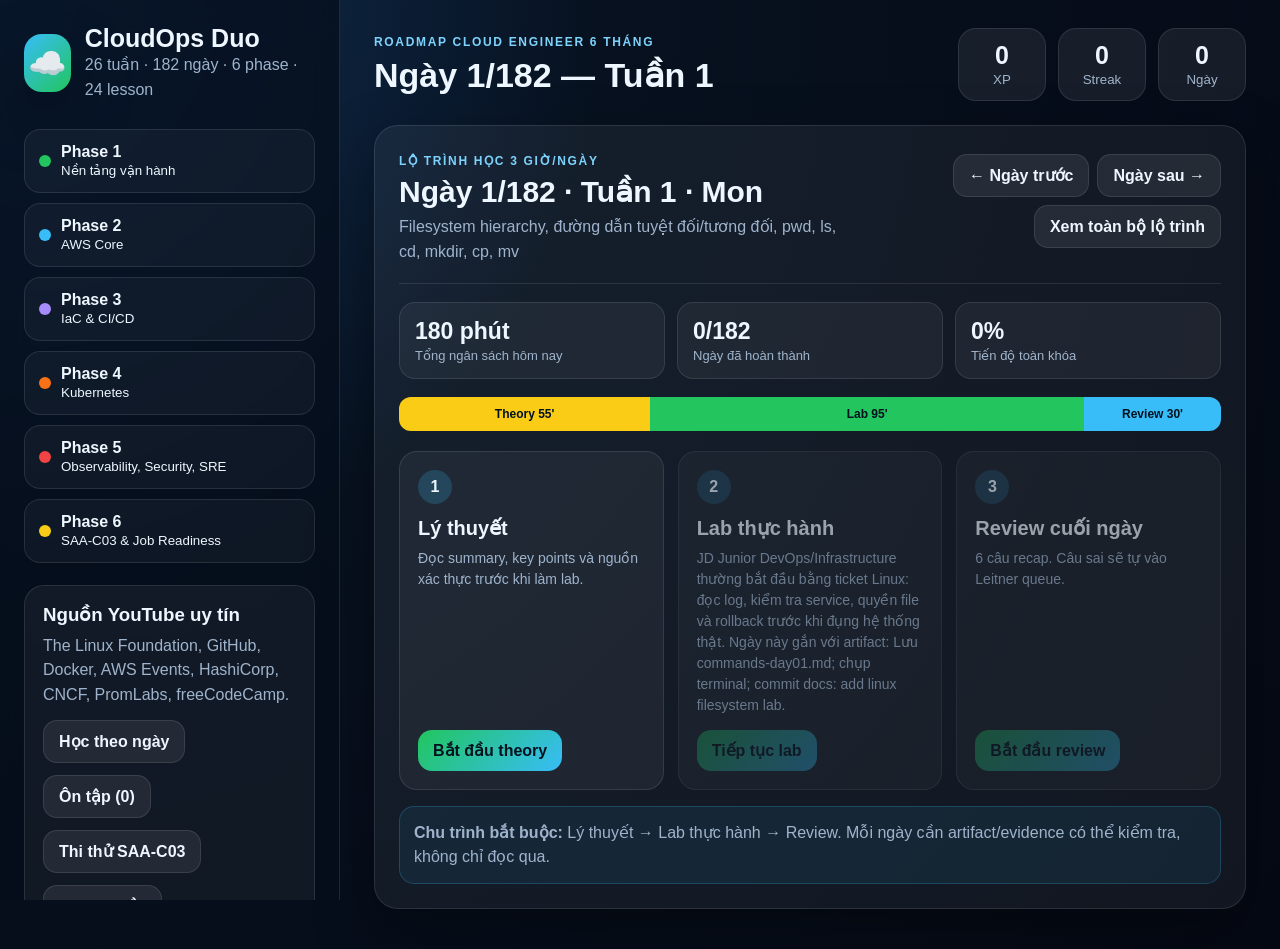
<file: cloud-duolingo-app/index.html>
<!doctype html>
<html lang="vi">
<head>
  <meta charset="utf-8" />
  <meta name="viewport" content="width=device-width, initial-scale=1" />
  <title>CloudOps Duo — Học Cloud Engineer kiểu Duolingo</title>
  <link rel="stylesheet" href="styles.css" />
</head>
<body>
  <div id="app" class="app-shell">
    <aside class="sidebar">
      <div class="brand">
        <div class="mascot">☁️</div>
        <div>
          <h1>CloudOps Duo</h1>
          <p>26 tuần · 182 ngày · 6 phase · 24 lesson</p>
        </div>
      </div>
      <nav id="phaseNav" class="phase-nav"></nav>
      <div class="source-card">
        <h3>Nguồn YouTube uy tín</h3>
        <p>The Linux Foundation, GitHub, Docker, AWS Events, HashiCorp, CNCF, PromLabs, freeCodeCamp.</p>
        <button id="openDailyBtn" class="ghost-btn">Học theo ngày</button>
        <button id="openReviewBtn" class="ghost-btn">Ôn tập (<span id="reviewDueCount">0</span>)</button>
        <button id="openExamBtn" class="ghost-btn">Thi thử SAA-C03</button>
        <button id="openSourcesBtn" class="ghost-btn">Xem nguồn</button>
      </div>
    </aside>

    <main class="main">
      <header class="topbar">
        <div>
          <p class="eyebrow">Roadmap Cloud Engineer 6 tháng</p>
          <h2 id="screenTitle">Lộ trình học tương tác</h2>
        </div>
        <div class="stats">
          <div><span id="totalXp">0</span><small>XP</small></div>
          <div><span id="streak">0</span><small>Streak</small></div>
          <div><span id="completedLessons">0</span><small>Ngày</small></div>
        </div>
      </header>

      <section id="dayScreen" class="day-screen"></section>
      <section id="dashboard" class="dashboard hidden"></section>
      <section id="lessonScreen" class="lesson-screen hidden"></section>
      <section id="labScreen" class="lesson-screen hidden"></section>
      <section id="reviewScreen" class="lesson-screen hidden"></section>
      <section id="examScreen" class="lesson-screen hidden"></section>
      <section id="sourcesScreen" class="sources-screen hidden"></section>
    </main>
  </div>

  <template id="phaseCardTemplate">
    <article class="phase-card">
      <div class="phase-card-head">
        <span class="phase-badge"></span>
        <span class="progress-pill"></span>
      </div>
      <h3></h3>
      <p></p>
      <div class="lesson-list"></div>
    </article>
  </template>

  <script src="data.js"></script>
  <script src="data-v2.js"></script>
  <script src="data-v3.js"></script>
  <script src="app.js"></script>
</body>
</html>
</file>
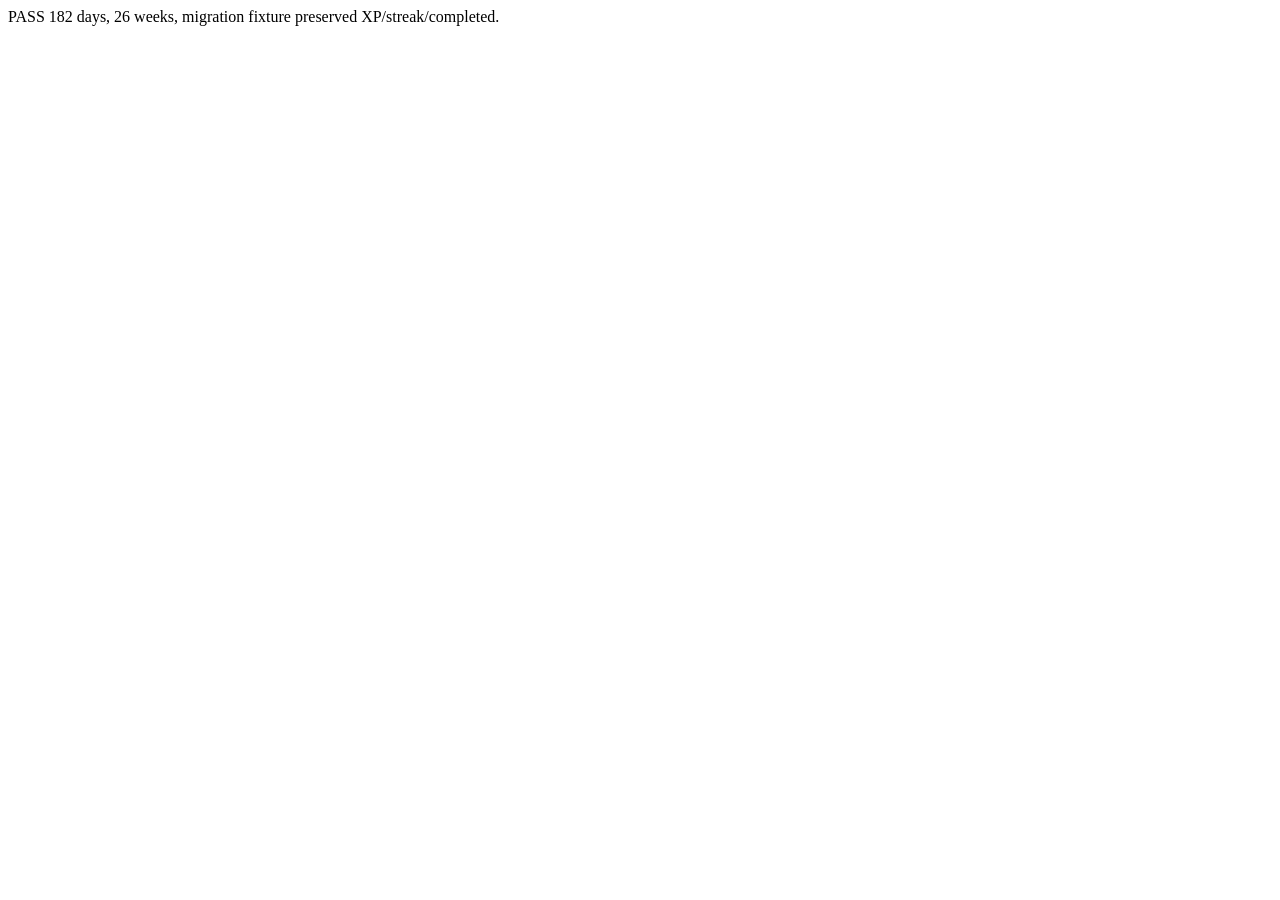
<file: cloud-duolingo-app/day-test.html>
<!doctype html>
<html lang="vi">
<head>
<meta charset="utf-8">
<title>CloudOps Duo — Daily flow test</title>
<script>
window.CLOUD_APP_DATA = {};
</script>
</head>
<body>
<script src="data.js"></script>
<script src="data-v2.js"></script>
<script src="data-v3.js"></script>
<script>
(() => {
  const d = window.CLOUD_APP_DATA;
  const errors = [];
  const lessons = d.phases.flatMap(p => p.lessons.map(l => ({phase:p, lesson:l})));
  const lessonMap = new Map(lessons.map(x => [x.lesson.id, x]));
  const questionMap = new Map(lessons.flatMap(x => x.lesson.questions.map(q => [q.id, q])));
  const days = d.dailyPlan || [];
  const assert = (ok, msg) => { if (!ok) errors.push(msg); };
  assert(days.length === 182, `expected 182 days, got ${days.length}`);
  assert(new Set(days.map(x => x.week)).size === 26, 'expected all 26 weeks');
  days.forEach(day => {
    const total = Object.values(day.budgetMinutes || {}).reduce((a,b) => a + Number(b || 0), 0);
    assert(total >= 165 && total <= 195, `${day.id}: budget ${total}`);
    assert((day.theory?.sources || []).length >= 2, `${day.id}: fewer than 2 sources`);
    assert((day.theory?.sources || []).some(s => s.verified === true), `${day.id}: no verified source`);
    assert(Boolean(day.lab?.realWorldContext), `${day.id}: missing realWorldContext`);
    const lesson = lessonMap.get(day.lab?.lessonRef);
    assert(Boolean(lesson), `${day.id}: unknown lessonRef`);
    (day.reviewQuestionIds || []).forEach(id => {
      assert(Boolean(questionMap.get(id)), `${day.id}: unknown question ${id}`);
      assert(Boolean(lesson?.lesson.questions.some(q => q.id === id)), `${day.id}: question ${id} not from lessonRef`);
    });
  });
  const legacy = { xp:123, streak:4, completed:{'p1:p1l1':true}, reviewQueue:{p1l1q1:{box:1,dueAfterOpens:2}}, examHistory:[{score:50}], currentDay:99 };
  localStorage.setItem('cloudops-duo-progress-v2', JSON.stringify(legacy));
  const state = JSON.parse(localStorage.getItem('cloudops-duo-progress-v2'));
  assert(state.xp === 123 && state.streak === 4 && state.completed['p1:p1l1'] === true, 'legacy state fixture failed');
  document.body.textContent = errors.length ? `FAIL\n${errors.join('\n')}` : `PASS\n${days.length} days, 26 weeks, migration fixture preserved XP/streak/completed.`;
  document.body.dataset.status = errors.length ? 'fail' : 'pass';
})();
</script>
</body>
</html>
</file>
<file: cloud-duolingo-app/styles.css>
:root{
  --bg:#07111f; --panel:#0d1b2f; --panel2:#10243d; --text:#eef7ff; --muted:#9fb4cc;
  --line:rgba(255,255,255,.10); --good:#22c55e; --bad:#ef4444; --warn:#facc15; --blue:#38bdf8;
  --shadow:0 24px 60px rgba(0,0,0,.35); --radius:24px;
}
*{box-sizing:border-box} body{margin:0;background:radial-gradient(circle at top left,#12345b 0,#07111f 38%,#050914 100%);color:var(--text);font-family:Inter,Segoe UI,Arial,sans-serif;min-height:100vh} button,input,textarea{font:inherit;color:inherit}.hidden{display:none!important}
.app-shell{display:grid;grid-template-columns:340px 1fr;min-height:100vh}.sidebar{padding:24px;border-right:1px solid var(--line);background:rgba(6,14,27,.75);backdrop-filter:blur(16px);position:sticky;top:0;height:100vh;overflow:auto}.brand{display:flex;gap:14px;align-items:center;margin-bottom:26px}.mascot{width:58px;height:58px;border-radius:18px;background:linear-gradient(135deg,#38bdf8,#22c55e);display:grid;place-items:center;font-size:31px;box-shadow:var(--shadow)}h1,h2,h3,h4,p{margin:0}.brand h1{font-size:25px}.brand p,.source-card p,.phase-card p,.lesson-meta,.question-explain{color:var(--muted);line-height:1.55}.phase-nav{display:grid;gap:10px}.nav-item{border:1px solid var(--line);background:rgba(255,255,255,.04);padding:13px 14px;border-radius:16px;cursor:pointer;text-align:left;display:flex;gap:10px;align-items:center}.nav-item.active,.nav-item:hover{background:rgba(56,189,248,.15);border-color:rgba(56,189,248,.45)}.nav-dot{width:12px;height:12px;border-radius:999px}.source-card{margin-top:22px;padding:18px;border:1px solid var(--line);border-radius:20px;background:rgba(255,255,255,.05)}.source-card h3{margin-bottom:8px}.ghost-btn,.primary-btn,.danger-btn{border:0;border-radius:14px;padding:11px 15px;cursor:pointer;font-weight:800}.ghost-btn{background:rgba(255,255,255,.08);border:1px solid var(--line);margin-top:12px}.ghost-btn:hover{background:rgba(255,255,255,.14)}.primary-btn{background:linear-gradient(135deg,#22c55e,#38bdf8);color:#03111f}.danger-btn{background:rgba(239,68,68,.15);border:1px solid rgba(239,68,68,.4)}
.main{padding:28px 34px 40px}.topbar{display:flex;justify-content:space-between;align-items:center;margin-bottom:24px;gap:20px}.eyebrow{text-transform:uppercase;color:#7dd3fc;letter-spacing:.14em;font-size:12px;font-weight:900;margin-bottom:6px}.topbar h2{font-size:34px}.stats{display:flex;gap:12px}.stats div{min-width:88px;text-align:center;background:rgba(255,255,255,.07);border:1px solid var(--line);border-radius:18px;padding:12px}.stats span{display:block;font-size:25px;font-weight:900}.stats small{color:var(--muted)}
.dashboard{display:grid;grid-template-columns:repeat(2,minmax(300px,1fr));gap:18px}.phase-card{padding:22px;border:1px solid var(--line);border-radius:var(--radius);background:linear-gradient(180deg,rgba(255,255,255,.075),rgba(255,255,255,.035));box-shadow:var(--shadow)}.phase-card-head{display:flex;justify-content:space-between;align-items:center;margin-bottom:14px}.phase-badge{padding:7px 10px;border-radius:999px;color:#07111f;font-weight:900}.progress-pill{color:var(--muted);font-size:13px}.phase-card h3{font-size:23px;margin-bottom:8px}.lesson-list{display:grid;gap:10px;margin-top:18px}.lesson-btn{width:100%;text-align:left;border:1px solid var(--line);border-radius:16px;padding:14px;background:rgba(255,255,255,.06);cursor:pointer;display:grid;grid-template-columns:auto 1fr auto;gap:12px;align-items:center}.lesson-btn:hover{background:rgba(255,255,255,.11)}.lesson-num{width:34px;height:34px;border-radius:50%;display:grid;place-items:center;background:rgba(255,255,255,.10);font-weight:900}.check{color:var(--good);font-weight:900}.lesson-title{font-weight:850}.lesson-sub{font-size:13px;color:var(--muted);margin-top:3px}
.day-screen,.lesson-screen,.sources-screen{background:rgba(255,255,255,.055);border:1px solid var(--line);border-radius:var(--radius);padding:24px;box-shadow:var(--shadow)}
.day-hero{display:flex;justify-content:space-between;gap:20px;align-items:flex-start;padding:4px 0 18px;border-bottom:1px solid var(--line)}.day-hero h3{font-size:30px;margin:6px 0}.day-nav{display:flex;gap:8px;flex-wrap:wrap;justify-content:flex-end}.day-nav .ghost-btn{margin-top:0}.day-total{display:grid;grid-template-columns:repeat(3,1fr);gap:12px;margin:18px 0}.day-total>div{padding:15px;border:1px solid var(--line);border-radius:16px;background:rgba(255,255,255,.05)}.day-total b,.day-total span{display:block}.day-total b{font-size:23px}.day-total span{color:var(--muted);font-size:13px;margin-top:3px}.timebar{display:flex;min-height:34px;overflow:hidden;border-radius:12px;background:rgba(255,255,255,.08);margin:16px 0 20px}.timebar span{display:grid;place-items:center;font-size:12px;font-weight:900;color:#03111f;min-width:0}.timebar span:nth-child(1){background:#facc15}.timebar span:nth-child(2){background:#22c55e}.timebar span:nth-child(3){background:#38bdf8}.day-steps{display:grid;grid-template-columns:repeat(3,1fr);gap:14px}.day-step{padding:18px;border:1px solid var(--line);border-radius:18px;background:rgba(255,255,255,.05);min-height:220px;display:flex;flex-direction:column;align-items:flex-start}.day-step>span{width:34px;height:34px;border-radius:50%;display:grid;place-items:center;background:rgba(56,189,248,.2);font-weight:900}.day-step h4{font-size:20px;margin:12px 0 8px}.day-step p{color:var(--muted);line-height:1.5;font-size:14px;flex:1}.day-step .primary-btn{margin-top:14px}.day-step.done{border-color:rgba(34,197,94,.5);background:rgba(34,197,94,.08)}.day-step.locked{opacity:.62}.day-step button:disabled{cursor:not-allowed;opacity:.5}.day-footer-note{margin-top:16px;padding:14px;border-radius:15px;background:rgba(56,189,248,.08);border:1px solid rgba(56,189,248,.22);color:var(--muted);line-height:1.5}.theory-panel{padding:20px;border:1px solid var(--line);border-radius:18px;background:rgba(3,11,23,.4);line-height:1.65}.theory-panel h4{margin:18px 0 7px;color:#7dd3fc}.theory-panel h4:first-child{margin-top:0}.theory-panel p,.theory-panel li{color:var(--text)}.daily-sources{margin-top:10px}.source-chip{display:flex;flex-direction:column;gap:4px;padding:14px;border:1px solid var(--line);border-radius:15px;background:rgba(255,255,255,.05);text-decoration:none;color:var(--text)}.source-chip:hover{background:rgba(255,255,255,.1)}.source-chip b{color:#7dd3fc}.source-chip small{color:var(--muted)}.source-chip.verified{border-color:rgba(34,197,94,.32)}.question-actions{display:flex;gap:10px;flex-wrap:wrap;margin-top:18px}.question-actions .ghost-btn{margin-top:0}.lesson-header{display:flex;justify-content:space-between;gap:16px;align-items:flex-start;border-bottom:1px solid var(--line);padding-bottom:18px;margin-bottom:20px}.lesson-header h3{font-size:30px;margin:6px 0}.lab-box,.why-box{margin:14px 0 20px;padding:16px;border-radius:18px;background:rgba(250,204,21,.10);border:1px solid rgba(250,204,21,.30);line-height:1.55}.why-box{background:rgba(56,189,248,.10);border-color:rgba(56,189,248,.30)}.progressbar{height:12px;background:rgba(255,255,255,.08);border-radius:999px;overflow:hidden;margin:18px 0}.progressbar>div{height:100%;width:0;background:linear-gradient(90deg,#22c55e,#38bdf8);transition:.25s}.question-card{padding:20px;border:1px solid var(--line);border-radius:20px;background:rgba(3,11,23,.5)}.question-type{color:#7dd3fc;text-transform:uppercase;font-size:12px;font-weight:900;letter-spacing:.12em}.prompt{font-size:24px;line-height:1.35;margin:12px 0 18px}.options{display:grid;gap:10px}.option{border:1px solid var(--line);border-radius:15px;background:rgba(255,255,255,.07);padding:14px;cursor:pointer;text-align:left}.option:hover,.option.selected,.match-item.selected,.drag-node.selected,.code-line.selected{border-color:#38bdf8;background:rgba(56,189,248,.16)}.fill-input,.code-editor{width:100%;border:1px solid var(--line);border-radius:16px;background:rgba(255,255,255,.08);color:var(--text);padding:15px;font-size:18px;outline:none}.word-bank,.answer-bank{display:flex;flex-wrap:wrap;gap:10px;margin:12px 0}.word-chip{border:1px solid var(--line);border-radius:999px;background:rgba(255,255,255,.08);padding:10px 14px;cursor:pointer}.word-chip.used{opacity:.35}.answer-bank{min-height:54px;padding:10px;border:1px dashed rgba(255,255,255,.25);border-radius:16px}.feedback{margin-top:16px;padding:14px;border-radius:16px;font-weight:800;line-height:1.55}.feedback.good{background:rgba(34,197,94,.15);border:1px solid rgba(34,197,94,.4)}.feedback.bad{background:rgba(239,68,68,.15);border:1px solid rgba(239,68,68,.4)}.question-actions{display:flex;gap:10px;justify-content:flex-end;flex-wrap:wrap;margin-top:20px}.question-actions .ghost-btn{margin-top:0}.kbd{font-family:Consolas,monospace;background:rgba(255,255,255,.1);border-radius:7px;padding:2px 6px}.complete-panel{text-align:center;padding:50px 20px}.big{font-size:56px;margin-bottom:12px}
.terminal-ui{background:#02070e;border:1px solid #214466;border-radius:16px;padding:14px;margin:12px 0}.terminal-ui pre,.terminal-output{margin:0;white-space:pre-wrap;font-family:Consolas,monospace;color:#a7f3d0;line-height:1.55}.terminal-input{background:transparent;border:0;border-top:1px solid #214466;border-radius:0;margin-top:10px;padding:10px 0;font-family:Consolas,monospace}.task-list{background:rgba(34,197,94,.08);border:1px solid rgba(34,197,94,.25);border-radius:15px;padding:12px;display:grid;gap:8px}.terminal-output{margin-top:14px;padding:14px;border-radius:14px;background:#02070e}.match-grid{display:grid;grid-template-columns:1fr 1fr;gap:16px}.match-grid>div{display:grid;gap:10px}.match-item{border:1px solid var(--line);border-radius:14px;background:rgba(255,255,255,.06);padding:13px;text-align:left;cursor:pointer}.match-item.paired{border-color:var(--good);background:rgba(34,197,94,.15);opacity:.72}.scenario-score{color:var(--warn);font-weight:900;margin-bottom:12px}.code-block{padding:0;overflow:auto;border:1px solid var(--line);border-radius:16px;background:#02070e}.code-line{display:block;width:100%;background:transparent;border:0;border-bottom:1px solid rgba(255,255,255,.06);font-family:Consolas,monospace;text-align:left;padding:10px 14px;cursor:pointer}.code-line:hover{background:rgba(255,255,255,.08)}
.lab-footer{display:flex;gap:12px;align-items:center;flex-wrap:wrap;margin-top:18px}.lab-footer .ghost-btn{margin-top:0}.real-lab{padding:11px 14px;border:1px solid rgba(34,197,94,.32);border-radius:14px;background:rgba(34,197,94,.08);font-weight:700}.diagram-lab{display:grid;grid-template-columns:1fr 1fr;gap:18px;margin:16px 0}.diagram-nodes{display:flex;flex-wrap:wrap;gap:10px;align-content:start}.drag-node{background:rgba(56,189,248,.12);border:1px solid rgba(56,189,248,.4);border-radius:12px;padding:10px;cursor:pointer}.diagram-slots{display:grid;gap:10px}.diagram-slot{min-height:75px;border:1px dashed rgba(255,255,255,.3);border-radius:15px;padding:12px;cursor:pointer;display:grid;gap:6px}.diagram-slot span{color:var(--muted);font-size:13px}.code-editor{min-height:260px;font-family:Consolas,monospace;line-height:1.5;resize:vertical}.sparkline{width:100%;max-width:420px;height:auto;margin:12px 0}.exam-intro,.tracker{padding:20px;border:1px solid var(--line);border-radius:18px;background:rgba(255,255,255,.04);margin-top:16px}.exam-intro p,.tracker p{color:var(--muted);line-height:1.6;margin:10px 0}.tracker input{margin:6px 0}.exam-timer{font-size:28px;font-weight:900;color:var(--warn)}.source-grid{display:grid;grid-template-columns:repeat(auto-fit,minmax(230px,1fr));gap:14px;margin-top:18px}.source-item{padding:16px;border:1px solid var(--line);border-radius:16px;background:rgba(255,255,255,.05)}.source-item a{color:#7dd3fc;font-weight:800}
@media(max-width:900px){.app-shell{grid-template-columns:1fr}.sidebar{position:static;height:auto;border-right:0;border-bottom:1px solid var(--line)}.phase-nav{grid-template-columns:repeat(2,minmax(0,1fr))}.dashboard{grid-template-columns:1fr}.main{padding:20px}.topbar,.lesson-header{align-items:flex-start;flex-direction:column}.stats{width:100%}.stats div{flex:1}.diagram-lab,.match-grid{grid-template-columns:1fr}.prompt{font-size:21px}}@media(max-width:560px){.phase-nav{grid-template-columns:1fr}.main{padding:14px}.lesson-screen,.sources-screen{padding:16px}.stats{gap:6px}.stats div{min-width:0;padding:8px}.lesson-btn{grid-template-columns:auto 1fr}.lesson-btn .check{display:none}.lab-footer{align-items:stretch}.real-lab{width:100%}}
</file>
